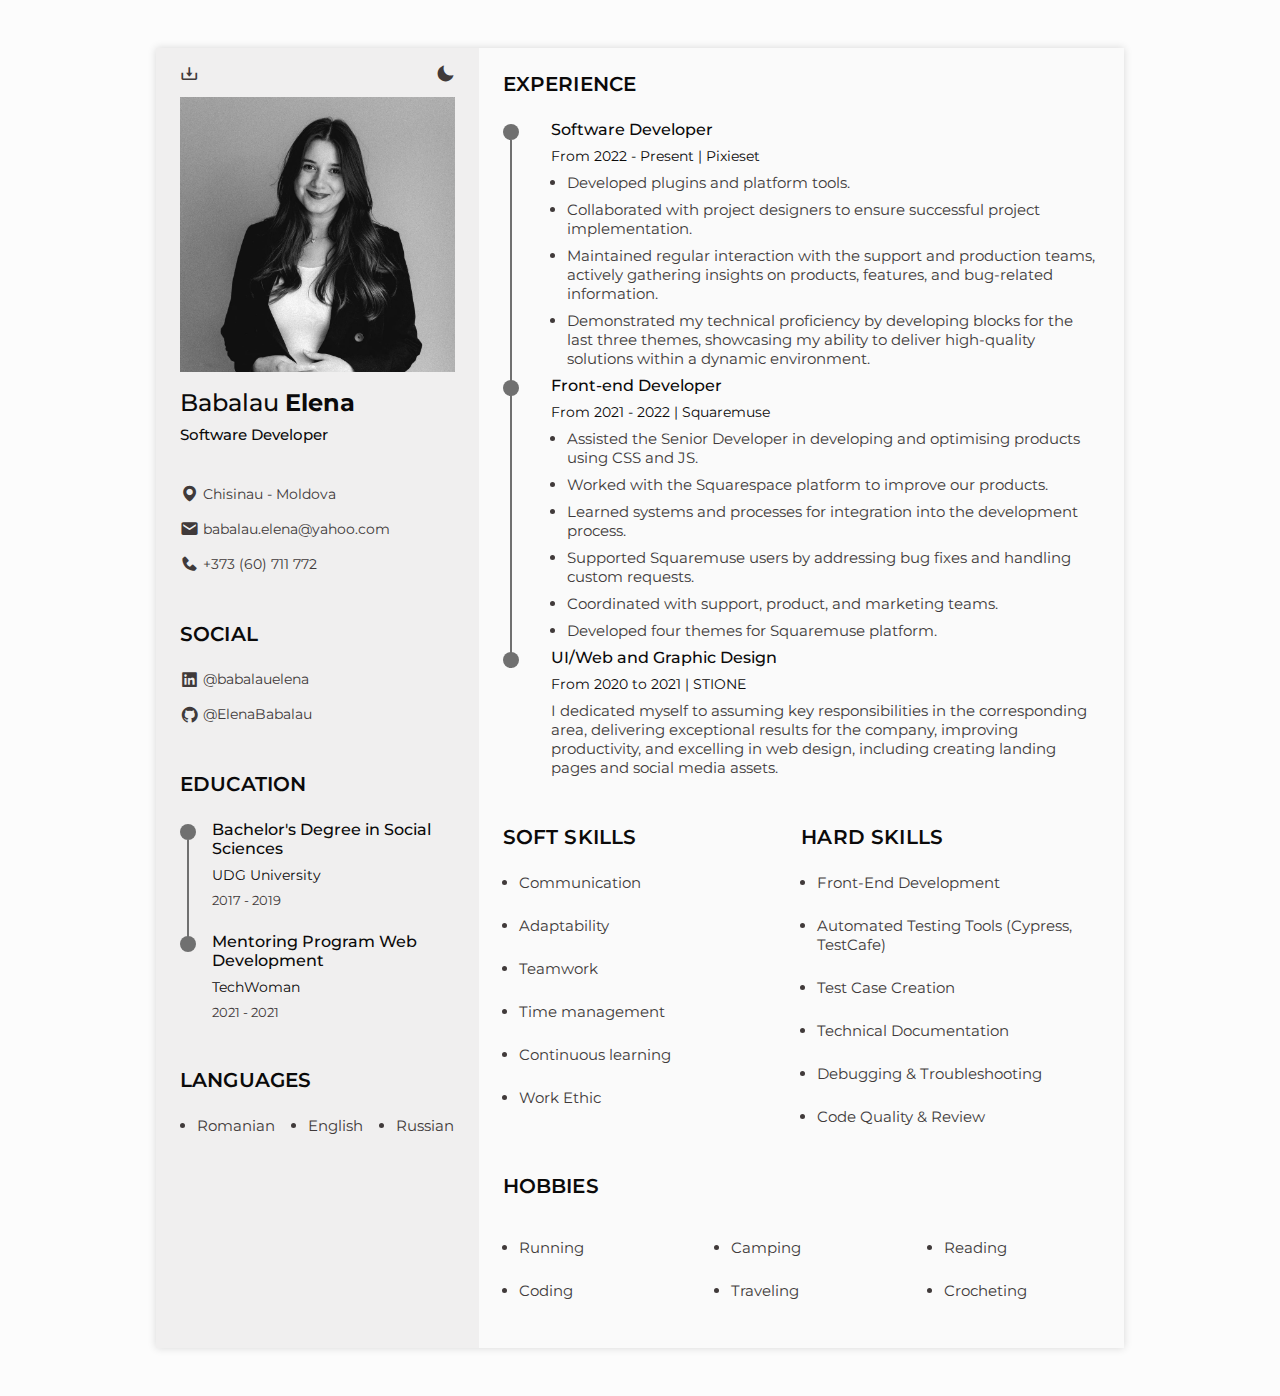
<file: index.html>
<!DOCTYPE html>
	<html lang="en">
		<head>
			<meta charset="UTF-8">
			<meta name="viewport" content="width=device-width, initial-scale=1.0">

				<!--========== BOX ICONS ==========-->
				<link rel="stylesheet" href="https://cdn.jsdelivr.net/npm/boxicons@latest/css/boxicons.min.css">

				<!--========== CSS ==========-->
				<link rel="stylesheet" href="assets/css/styles.css">

				<title>Elena-CV</title>
		</head>
		<body>
			<!--========== HEADER ==========-->
			<header class="l-header" id="header">
				<nav class="nav bd-container">
					<a href="#" class="nav__logo">Elena</a>

						<div class="nav__menu" id="nav-menu">
							<ul class="nav__list">
								<li class="nav__item">
									<a href="#home" class="nav__link active-link">
										<i class='bx bxs-home-heart nav__icon' ></i>Home
									</a>
								</li>

								<li class="nav__item">
									<a href="#profile" class="nav__link">
										<i class='bx bxs-user nav__icon'></i>Profile
									</a>
								</li>

												<li class="nav__item">
														<a href="#education" class="nav__link">
																<i class='bx bxs-book-heart nav__icon' ></i>Education
														</a>
												</li>

												<li class="nav__item">
														<a href="#skills" class="nav__link">
																<i class='bx bxs-receipt nav__icon' ></i>Skills
														</a>
												</li>

												<li class="nav__item">
														<a href="#experience" class="nav__link">
																<i class='bx bxs-briefcase nav__icon' ></i>Experience
														</a>
												</li>

												<li class="nav__item">
														<a href="#certificates" class="nav__link">
																<i class='bx bxs-award nav__icon' ></i>Certificates
														</a>
												</li>

												<li class="nav__item">
														<a href="#references" class="nav__link">
																<i class='bx bx-link-external nav__icon' ></i>References
														</a>
												</li>
										</ul>

								</div>

								<div class="nav__toggle" id="nav-toggle">
										<i class='bx bxs-grid-alt'></i>
								</div>

						</nav>
				</header>

				<main class="l-main bd-container">
						<!-- All elements within this div, is generated in PDF -->
						<div class="resume" id="area-cv">
								<div class="resume__left">
										<!--========== HOME ==========-->
										<section class="home" id="home">
												<div class="home__container section bd-grid">
														<div class="home__data bd-grid">
																<img src="assets/img/elena.jpg" alt="" class="home__img">
		
																<h1 class="home__title">Babalau <b>Elena</b></h1>
																<h3 class="home__profession">Software Developer</h3>

																<!--Button to download your CV saved in the pdf folder.-->
																<div>
																		<a download="" href="assets/pdf/Elena-CV.pdf" class="home__button-movil">Download</a>
																</div>
														</div>
														
										<div class="home__address bd-grid">
												<span class="home__information">
														<i class='bx bxs-map home__icon' ></i> Chisinau - Moldova
												</span>

												<span class="home__information">
														<a href="mailto:babalau.elena@yahoo.com" target="_blank" class="home__link">
																<i class='bx bxs-envelope home__icon'></i> babalau.elena@yahoo.com
														</a> 
												</span>

												<span class="home__information">
														<a href="tel:+37360711772" target="_blank" class="home__link">
																<i class='bx bxs-phone home__icon'></i> +373 (60) 711 772
														</a> 
												</span>

												</div>
										</div>
										<!-- Theme change button -->
										<i class='bx bxs-moon change-theme' title="Theme" id="theme-button" ></i>
										
										<!-- Button to generate and download the pdf. Available for desktop. -->
										<i class='bx bx-download generate-pdf' title="Generate PDF" id="resume-button" ></i>

										</section>          
																
										<!--========== SOCIAL ==========-->
										<section class="social section">
												<h2 class="section-title">SOCIAL</h2>

												<div class="social__container bd-grid">
														<a href="https://www.linkedin.com/in/babalau-elena-315933126/" target="_blank" class="social__link">
																<i class='bx bxl-linkedin-square social__icon' ></i> @babalauelena
														</a>

														<a href="https://github.com/ElenaBabalau" target="_blank" class="social__link">
																<i class='bx bxl-github social__icon'></i> @ElenaBabalau
														</a>
												</div>
										</section>

										<!--========== EDUCATION ==========-->
										<section class="education section" id="education">
												<h2 class="section-title">Education</h2>

												<div class="education__container bd-grid">
														<div class="education__content">
																<div class="education__time">
																		<span class="education__rounder"></span>
																		<span class="education_line"></span>
																</div>

																<div class="education__data bd-grid">
																		<h3 class="education__title">Bachelor's Degree in Social Sciences</h3>
																		<span class="education__studies">UDG University</span>
																		<span class="education__year">2017 - 2019</span>
																</div>
														</div>

														<div class="education__content">
																<div class="education__time">
																		<span class="education__rounder"></span>
																		<!-- <span class="education_line"></span> -->
																</div>

																<div class="education__data bd-grid">
																		<h3 class="education__title">Mentoring Program Web Development</h3>
																		<span class="education__studies">TechWoman</span>
																		<span class="education__year">2021 - 2021</span>
																</div>
														</div>
												</div>
										</section>
										</section>

										<!--========== LANGUAGES ==========-->
										<section class="languages section">
											<h2 class="section-title">Languages</h2>

											<div class="languages__container">
													<ul class="languages__content bd-grid">
															<li class="languages__name">
																	<span class="languages__circle"></span> Romanian
															</li>
															<li class="languages__name">
																	<span class="languages__circle"></span> English
															</li>
															<li class="languages__name">
																	<span class="languages__circle"></span> Russian
															</li>
													</ul>
											</div>
									</section>

								</div>

								<div class="resume__right">
										<!--========== EXPERIENCE ==========-->
										<section class="experience section" id="experience">
												<h2 class="section-title">Experience</h2>

												<div class="experience__container bd-grid">
													<div class="experience__content">
														<div class="experience__time">
																<span class="experience__rounder"></span>
																<span class="experience__line"></span>
														</div>
															
														<div class="experience__data bd-grid">
															<h3 class="experience__title">Software Developer</h3>
																<span class="experience__company">From 2022 - Present | Pixieset</span>
																	<ul class="experience__data">
																		<li class="experience__name">Developed plugins and platform tools.</li>
																		<li class="experience__name">Collaborated with project designers to ensure successful project implementation.</li>
																		<li class="experience__name">Maintained regular interaction with the support and production teams, actively gathering insights on products, features, and bug-related information.</li>
																		<li class="experience__name">Demonstrated my technical proficiency by developing blocks for the last three themes, showcasing my ability to deliver high-quality solutions within a dynamic environment.</li>
																	</ul>
														</div>
													</div>
												</div>

												<div class="experience__container bd-grid">
													<div class="experience__content">
														<div class="experience__time">
															<span class="experience__rounder"></span>
															<span class="experience__line"></span>
														</div>
														
														<div class="experience__data bd-grid">
															<h3 class="experience__title">Front-end Developer</h3>
																<span class="experience__company">From 2021 - 2022 | Squaremuse</span>
																	<ul class="experience__data">
																		<li class="experience__name">Assisted the Senior Developer in developing and optimising products using CSS and JS.</li>
																		<li class="experience__name">Worked with the Squarespace platform to improve our products.</li>
																		<li class="experience__name">Learned systems and processes for integration into the development process.</li>
																		<li class="experience__name">Supported Squaremuse users by addressing bug fixes and handling custom requests.</li>
																		<li class="experience__name">Coordinated with support, product, and marketing teams.</li>
																		<li class="experience__name">Developed four themes for Squaremuse platform.</li>
																</ul>
														</div>
													</div>
												</div>

												<div class="experience__container bd-grid">
													<div class="experience__content">
														<div class="experience__time">
															<span class="experience__rounder"></span>
															<!-- <span class="experience__line"></span> -->
														</div>

														<div class="experience__data bd-grid">
															<h3 class="experience__title">UI/Web and Graphic Design</h3>
															<span class="experience__company">From 2020 to 2021 | STIONE</span>
															<p class="experience__description">I dedicated myself to assuming key responsibilities in the corresponding area, delivering exceptional results for the company, improving productivity, and excelling in web design, including creating landing pages and social media assets.</p>
														</div>
													</div>
												</div>
										</section>

																				<!--========== SKILLS  ==========-->
																				<section class="skills section" id="skills">
																					<div class="skills__set">
																						<div class="skills__soft">
																							<h2 class="section-title">Soft Skills</h2>
																							<div class="skills__content bd-grid">
																									<ul class="skills__data">
																											<li class="skills__name">Communication</li>
																											<li class="skills__name">Adaptability</li>
																											<li class="skills__name">Teamwork</li>
																											<li class="skills__name">Time management</li>
																											<li class="skills__name">Continuous learning</li>
																											<li class="skills__name">Work Ethic</li>
																									</ul>
																							</div>
																						</div>
																						
																						<div class="skills__hard">
																							<h2 class="section-title">Hard Skills</h2>
																							<div class="skills__hard-content bd-grid">
																									<ul class="skills__data">
																										<li class="skills__name">Front-End Development</li>
																										<li class="skills__name">Automated Testing Tools (Cypress, TestCafe)</li>
																										<li class="skills__name">Test Case Creation</li>
																										<li class="skills__name">Technical Documentation</li>
																										<li class="skills__name">Debugging & Troubleshooting</li>
																										<li class="skills__name">Code Quality & Review</li>
																									</ul>
																							</div>
																						</div>
																					</div>
																			</section>

										<!--========== INTERESTS ==========-->
										<section class="interests section">
												<h2 class="section-title">Hobbies</h2>

												<div class="interests__container bd-grid">
													<ul class="interests__data">
														<li class="interests__name">Running</li>
														<li class="interests__name">Camping</li>
														<li class="interests__name">Reading</li>
														<li class="interests__name">Coding</li>
														<li class="interests__name">Traveling</li>
														<li class="interests__name">Crocheting</li>
													</ul>
												</div>
										</section>
								</div>
						</div>
				</main>

				<!--========== SCROLL TOP ==========-->
				<a href="#" class="scrolltop" id="scroll-top">
						<i class='bx bxs-up-arrow-alt scrolltop__icon'></i>
				</a>

				<!--========== HTML2PDF ==========-->

				<!--========== MAIN JS ==========-->
				<script src="assets/js/main.js"></script>


				<script src="assets/js/html2pdf.bundle.min.js"></script>

		</body>
</html>
</file>
<file: assets/css/styles.css>
/*===== GOOGLE FONTS =====*/
@import url("https://fonts.googleapis.com/css2?family=Montserrat:wght@200;400;500&display=swap");

/*===== VARIABLES CSS =====*/
:root {
	--header-height: 3rem;

	/*========== Colors ==========*/
	--title-color: #0b0a0a;
	--text-color: #403a3a;
	--text-color-light: #707070;
	--container-color: #fafafa;
	--container-color-alt: #f0efef;
	--body-color: #fcfcfc;

	/*========== Font and typography ==========*/
	--body-font: "Montserrat", sans-serif;
	--h1-font-size: 1.5rem;
	--h2-font-size: 1.25rem;
	--h3-font-size: 1rem;
	--normal-font-size: 0.938rem;
	--small-font-size: 0.875rem;
	--smaller-font-size: 0.813rem;

	/*========== Font weight ==========*/
	--font-medium: 500;
	--font-semi-bold: 600;

	/*========== Margenes ==========*/
	--mb-1: 0.5rem;
	--mb-2: 1rem;
	--mb-3: 1.5rem;

	/*========== z index ==========*/
	--z-tooltip: 10;
	--z-fixed: 100;
}

/*========== BASE ==========*/
*,
::before,
::after {
	box-sizing: border-box;
}

html {
	scroll-behavior: smooth;
}

/*========== Variables Dark theme ==========*/
body.dark-theme {
	--title-color: #f2f2f2;
	--text-color: #bfbfbf;
	--container-color: #212121;
	--container-color-alt: #181616;
	--body-color: #2b2b2b;
}

/*========== Button Dark/Light ==========*/
.change-theme {
	position: absolute;
	right: 0;
	top: 1rem;
	display: flex;
	color: var(--text-color);
	font-size: 1.2rem;
	cursor: pointer;
}

.change-theme:hover {
	color: var(--title-color);
}

/*========== Font size variables to scale cv ==========*/
body.scale-cv {
	--h1-font-size: 0.938rem;
	--h2-font-size: 0.938rem;
	--h3-font-size: 0.875rem;
	--normal-font-size: 0.813rem;
	--small-font-size: 0.75rem;
	--smaller-font-size: 0.688rem;
}

/*========== Generate PDF button ==========*/
.generate-pdf {
	display: none;
	position: absolute;
	top: 1rem;
	left: 0;
	font-size: 1.2rem;
	color: var(--text-color);
	cursor: pointer;
}

.generate-pdf:hover {
	color: var(--title-color);
}

/*========== Classes modified to reduce size and print on A4 sheet ==========*/
.scale-cv .change-theme,
.scale-cv .generate-pdf {
	display: none;
}

.scale-cv .bd-container {
	max-width: 595px;
}

.scale-cv .section {
	padding: 0.8rem 0 0.8rem;
}

.scale-cv .section-title {
	margin-bottom: 0.75rem;
}

.scale-cv .resume__left,
.scale-cv .resume__right {
	padding: 0 1rem;
}

.scale-cv .home__img {
	width: 90px;
	height: 90px;
}

.scale-cv .home__container {
	gap: 1.5rem;
}

.scale-cv .home__data {
	gap: 0.25rem;
}

.scale-cv .home__address,
.scale-cv .social__container {
	gap: 0.75rem;
}

.scale-cv .home__icon,
.scale-cv .social__icon {
	font-size: 1rem;
}

.scale-cv .education__container,
.scale-cv .experience__container {
	gap: 0.1rem;
}

.scale-cv .education__time,
.scale-cv .experience__time {
	padding-right: 0.5rem;
}

.scale-cv .education__rounder,
.scale-cv .experience__rounder {
	width: 11px;
	height: 11px;
	margin-top: 0.22rem;
}

.scale-cv .education_line,
.scale-cv .experience__line {
	width: 1px;
	height: 100%;
	transform: translate(5px, 0);
}

.scale-cv .education__data,
.scale-cv .experience__data {
	gap: 0.25rem;
}

.scale-cv .skills__name,
.scale-cv .interests__name {
	margin-bottom: var(--mb-1);
}

.scale-cv .interests__data {
	column-gap: 2.5rem;
}

body {
	margin: 0 0 var(--header-height) 0;
	padding: 0;
	font-family: var(--body-font);
	font-size: var(--normal-font-size);
	background-color: var(--body-color);
	color: var(--text-color);
}

h1,
h2,
h3,
ul,
p {
	margin: 0;
}

h1,
h2,
h3 {
	color: var(--title-color);
	font-weight: var(--font-medium);
}

ul {
	padding: 0;
}

a {
	text-decoration: none;
}

img {
	max-width: 100%;
	height: auto;
}

/*========== CLASS CSS ==========*/
.section {
	padding: 1.5rem 0;
}

.section-title {
	font-size: var(--h2-font-size);
	color: var(--title-color);
	font-weight: var(--font-semi-bold);
	text-transform: uppercase;
	letter-spacing: 0.01rem;
	text-align: center;
	margin-bottom: var(--mb-3);
}

/*========== LAYOUT ==========*/
.bd-container {
	max-width: 968px;
	width: calc(100% - 3rem);
	margin-left: var(--mb-3);
	margin-right: var(--mb-3);
}

.bd-grid {
	display: grid;
	gap: 1.5rem;
}

.l-header {
	width: 100%;
	position: fixed;
	bottom: 0;
	left: 0;
	z-index: var(--z-fixed);
	background-color: var(--body-color);
	box-shadow: 0 -1px 4px rgba(0, 0, 0, 0.1);
	transition: 0.3s;
}

/*========== NAV ==========*/
.nav {
	height: var(--header-height);
	display: flex;
	justify-content: space-between;
	align-items: center;
}

@media screen and (max-width: 968px) {
	.nav__menu {
		position: fixed;
		bottom: -100%;
		left: 0;
		width: 100%;
		padding: 2rem 1.5rem;
		background-color: var(--body-color);
		box-shadow: 0 1px 4px rgba(0, 0, 0, 0.1);
		border-radius: 1rem 1rem 0 0;
		z-index: var(--z-fixed);
		transition: 0.3s;
	}
}

.nav__logo,
.nav__toggle {
	color: var(--title-color);
	font-weight: var(--font-medium);
}

.nav__toggle {
	font-size: 1.2rem;
	cursor: pointer;
}

.nav__item {
	text-align: center;
}

.nav__list {
	display: grid;
	grid-template-columns: repeat(3, 1fr);
	gap: 2rem;
}

.nav__link {
	display: flex;
	flex-direction: column;
	font-size: var(--smaller-font-size);
	color: var(--text-color-light);
	font-weight: var(--font-medium);
}

.nav__link:hover {
	color: var(--title-color);
}

.nav__icon {
	font-size: 1.2rem;
	margin-bottom: var(--mb-1);
}

/* Show menu */
.show-menu {
	bottom: var(--header-height);
}

/* Active menu link */
.active-link {
	color: var(--title-color);
}

/*========== HOME ==========*/
.home {
	position: relative;
}

.home__container {
	gap: 3rem;
}

.home__data {
	gap: 0.5rem;
}

.home__img {
	width: 275px;
	height: 275px;
	margin-top: 25px;
	justify-self: center;
	margin-bottom: var(--mb-1);
}

.home__title {
	font-size: var(--h1-font-size);
}

.home__profession {
	font-size: var(--normal-font-size);
	margin-bottom: var(--mb-1);
}

.home__address {
	gap: 1rem;
}

.home__information {
	display: flex;
	align-items: center;
	font-size: var(--small-font-size);
}

.home__link {
	display: inline-flex;
	align-items: center;
	font-size: var(--small-font-size);
	color: var(--text-color);
}

.home__link:hover {
	color: var(--title-color);
}

.home__icon {
	font-size: 1.2rem;
	margin-right: 0.25rem;
}

.home__button-movil {
	display: inline-block;
	border: 2px solid var(--text-color);
	color: var(--title-color);
	padding: 1rem 2rem;
	border-radius: 0.25rem;
	transition: 0.3s;
	font-weight: var(--font-medium);
	margin-top: var(--mb-3);
}

.home__button-movil:hover {
	background-color: var(--text-color);
	color: var(--container-color);
}

img {
	filter: grayscale(100%);
}

/*========== SOCIAL ==========*/
.social__container {
	grid-template-columns: max-content;
	gap: 1rem;
}

.social__link {
	display: inline-flex;
	align-items: center;
	font-size: var(--small-font-size);
	color: var(--text-color);
}

.social__link:hover {
	color: var(--title-color);
}

.social__icon {
	font-size: 1.2rem;
	margin-right: 0.25rem;
}

/*========== EDUCATION AND EXPERIENCE ==========*/
.experience__data {
	margin-left: var(--mb-2);
}

.education__content,
.experience__content {
	display: flex;
}

.education__time,
.experience__time {
	padding-right: 1rem;
}

.education__rounder,
.experience__rounder {
	position: relative;
	display: block;
	width: 16px;
	height: 16px;
	background-color: var(--text-color-light);
	border-radius: 50%;
	margin-top: 0.25rem;
}

.education_line{
	height: 110%;
}

.experience__line {
	height: 100%;
}

.education_line,
.experience__line {
	display: block;
	width: 2px;
	background-color: var(--text-color-light);
	transform: translate(7px, 0);
}

.education__data,
.experience__data {
	gap: 0.5rem;
}

.education__title,
.experience__title {
	font-size: var(--h3-font-size);
}

.education__studies,
.experience__company {
	font-size: var(--small-font-size);
	color: var(--title-color);
}

.education__year {
	font-size: var(--smaller-font-size);
}

/*========== SKILLS AND LANGUAGES ==========*/
.skills__set {
	display: flex;
	justify-content: space-between;
}

.skills__soft,
.skills__hard {
	width: 50%;
}


.skills__hard-content {
	display: flex;
	margin-left: var(--mb-2);
	justify-content: space-between;
}


.section-title {
	text-align: start;
}

.skills__content {
	display: flex;
	margin-left: var(--mb-2);
}

.skills__name,
.interests__name {
	margin-bottom: var(--mb-3);
}

.languages__content {
	grid-template-columns: repeat(2, 1fr);
}

.languages__content {
	gap: 0;
}

.experience__name {
	margin-bottom: var(--mb-1);
}

.languages__name {
	display: flex;
	align-items: center;
	margin-bottom: var(--mb-3);
}

.skills__circle,
.languages__circle {
	display: inline-block;
	width: 5px;
	height: 5px;
	background-color: var(--text-color);
	border-radius: 50%;
	margin-right: 0.75rem;
}

/*========== REFERENCES ==========*/

/*========== INTERESTS ==========*/
.interests.section {
	padding-top: 0;
}

.interests__container {
	margin-left: var(--mb-2);
}

.interests__data {
	display: grid;
	grid-template-columns: repeat(3, 1fr);
	margin-top: var(--mb-2);
}

/* Scroll top */
.scrolltop {
	position: fixed;
	right: 1rem;
	bottom: 20%;
	display: flex;
	justify-content: center;
	align-items: center;
	padding: 0.3rem;
	background-color: var(--container-color-alt);
	border-radius: 0.4rem;
	z-index: var(--z-tooltip);
	transition: 0.4s;
	visibility: hidden;
}

.scrolltop_icon {
	font-size: 1.2rem;
	color: var(--text-color);
}

.show-scroll {
	visibility: visible;
	bottom: 5rem;
}

/*========== MEDIA QUERIES ==========*/
/* For small devices, menu two columns */
@media screen and (max-width: 320px) {
	.nav__list {
		grid-template-columns: repeat(2, 1fr);
		gap: 1rem 0.5rem;
	}
}

/* Classes modified for large screen size */
@media screen and (min-width: 968px) {
	body {
		margin: 3rem 0;
	}

	.bd-container {
		margin-left: auto;
		margin-right: auto;
	}

	.l-header,
	.scrolltop {
		display: none;
	}

	.resume {
		display: grid;
		grid-template-columns: 0.5fr 1fr;
		background-color: var(--container-color);
		box-shadow: 0 0 8px rgba(13, 12, 12, 0.15);
	}

	.resume__left {
		background-color: var(--container-color-alt);
	}

	.resume__left,
	.resume__right {
		padding: 0 1.5rem;
	}

	.generate-pdf {
		display: inline-block;
	}

	.section-title {
		text-align: justify;
	}

	.home__container {
		gap: 1.5rem;
	}

	.home__button-movil {
		display: none;
	}

	.references__container {
		grid-template-columns: repeat(2, 1fr);
	}

	.languages__content {
		grid-template-columns: repeat(3, max-content);
		column-gap: 1rem;
	}

	.interests__data {
		/*grid-template-columns: repeat(3, max-content); */
		column-gap: 3.5rem;
	}
}
</file>
